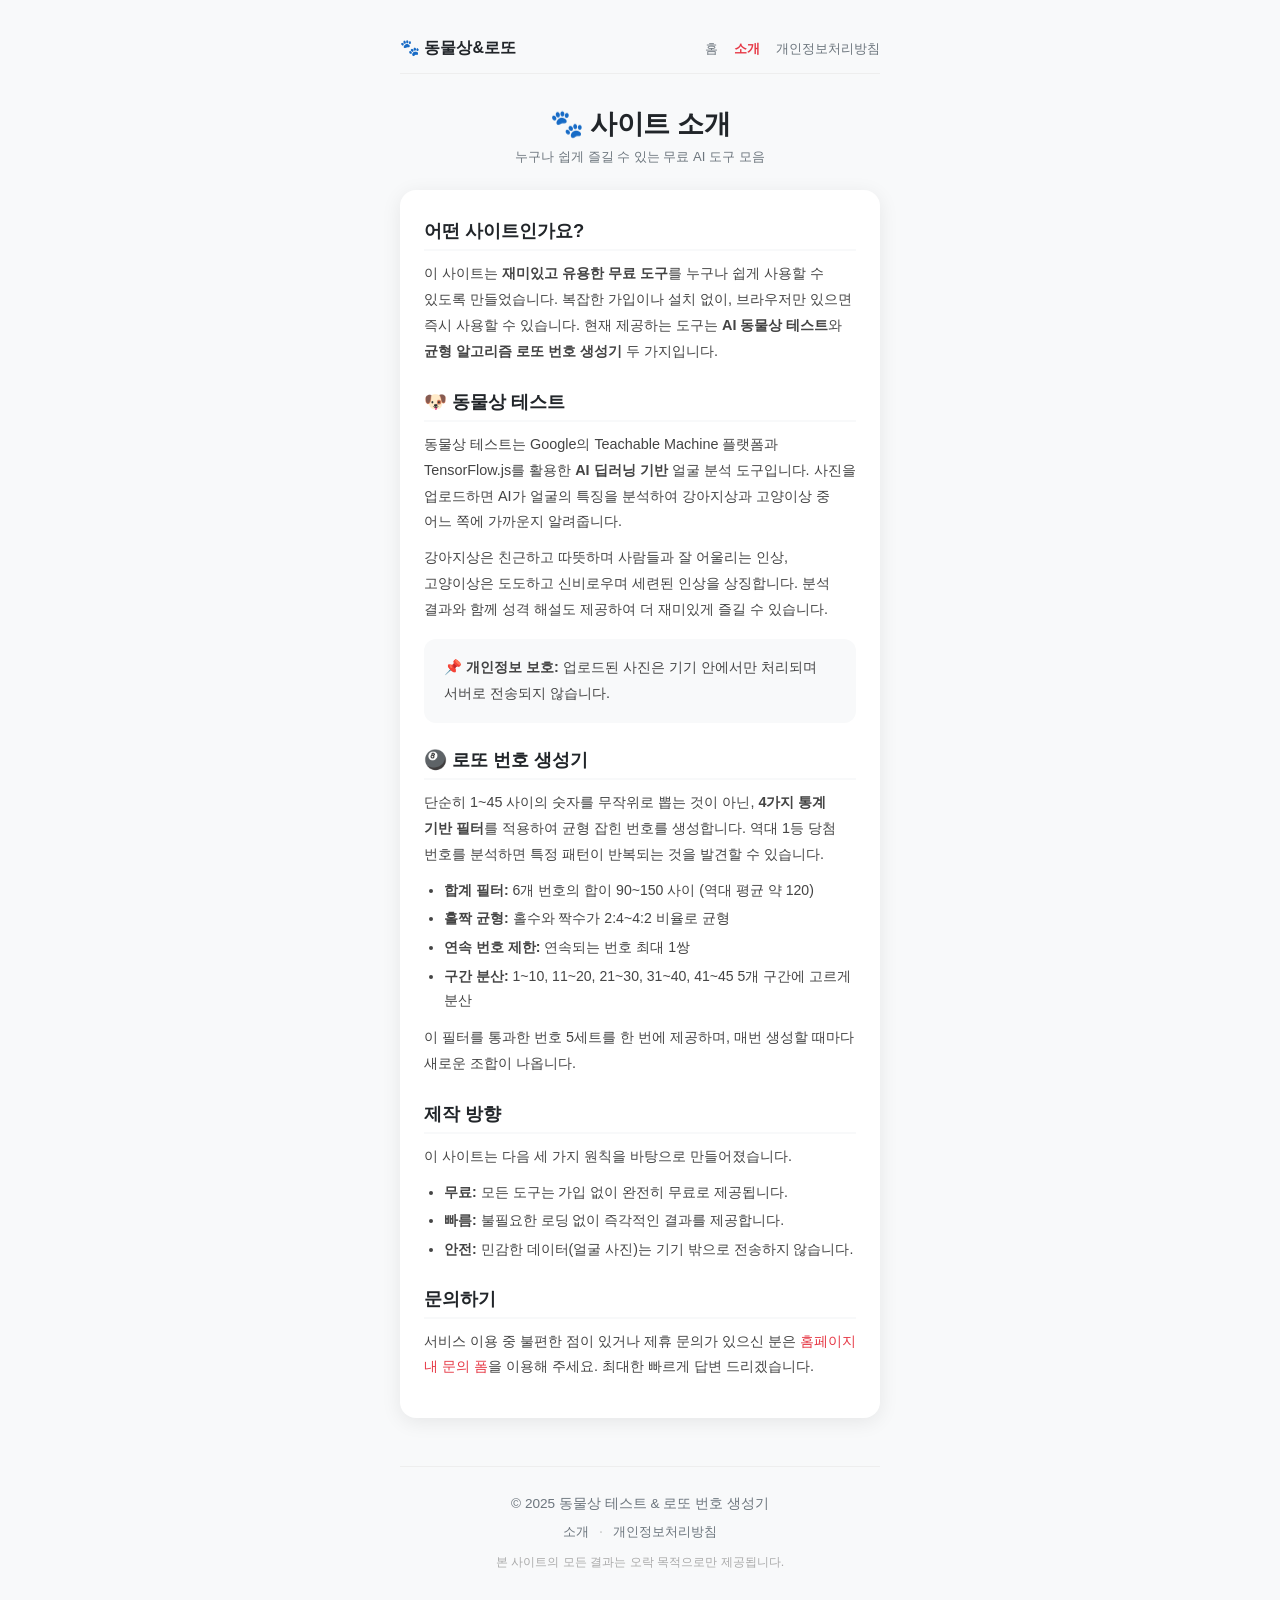
<file: about.html>
<!DOCTYPE html>
<html lang="ko">
<head>
  <meta charset="UTF-8" />
  <meta name="viewport" content="width=device-width, initial-scale=1.0" />
  <meta name="description" content="동물상 테스트 & 로또 번호 생성기 사이트 소개 — AI 기반 무료 도구를 제공하는 사이트입니다." />
  <meta property="og:url" content="https://product-builder-lecture-ag8.pages.dev/about.html" />
  <title>소개 | 동물상 테스트 & 로또 번호 생성기</title>
  <link rel="icon" href="data:image/svg+xml,<svg xmlns='http://www.w3.org/2000/svg' viewBox='0 0 100 100'><text y='.9em' font-size='90'>🐾</text></svg>" />
  <link rel="stylesheet" href="style.css" />
</head>
<body>
  <div class="container">

    <nav class="site-nav">
      <a href="index.html" class="nav-logo">🐾 동물상&amp;로또</a>
      <ul class="nav-links">
        <li><a href="index.html">홈</a></li>
        <li><a href="about.html" class="active">소개</a></li>
        <li><a href="privacy.html">개인정보처리방침</a></li>
      </ul>
    </nav>

    <div class="page-title">
      <h1>🐾 사이트 소개</h1>
      <p class="page-date">누구나 쉽게 즐길 수 있는 무료 AI 도구 모음</p>
    </div>

    <div class="page-content">

      <h2>어떤 사이트인가요?</h2>
      <p>
        이 사이트는 <strong>재미있고 유용한 무료 도구</strong>를 누구나 쉽게 사용할 수 있도록 만들었습니다.
        복잡한 가입이나 설치 없이, 브라우저만 있으면 즉시 사용할 수 있습니다.
        현재 제공하는 도구는 <strong>AI 동물상 테스트</strong>와 <strong>균형 알고리즘 로또 번호 생성기</strong>
        두 가지입니다.
      </p>

      <h2>🐶 동물상 테스트</h2>
      <p>
        동물상 테스트는 Google의 Teachable Machine 플랫폼과 TensorFlow.js를 활용한
        <strong>AI 딥러닝 기반</strong> 얼굴 분석 도구입니다. 사진을 업로드하면 AI가 얼굴의 특징을
        분석하여 강아지상과 고양이상 중 어느 쪽에 가까운지 알려줍니다.
      </p>
      <p>
        강아지상은 친근하고 따뜻하며 사람들과 잘 어울리는 인상, 고양이상은 도도하고 신비로우며
        세련된 인상을 상징합니다. 분석 결과와 함께 성격 해설도 제공하여 더 재미있게 즐길 수 있습니다.
      </p>
      <div class="info-card">
        <p>📌 <strong>개인정보 보호:</strong> 업로드된 사진은 기기 안에서만 처리되며 서버로 전송되지 않습니다.</p>
      </div>

      <h2>🎱 로또 번호 생성기</h2>
      <p>
        단순히 1~45 사이의 숫자를 무작위로 뽑는 것이 아닌, <strong>4가지 통계 기반 필터</strong>를
        적용하여 균형 잡힌 번호를 생성합니다. 역대 1등 당첨 번호를 분석하면 특정 패턴이 반복되는
        것을 발견할 수 있습니다.
      </p>
      <ul>
        <li><strong>합계 필터:</strong> 6개 번호의 합이 90~150 사이 (역대 평균 약 120)</li>
        <li><strong>홀짝 균형:</strong> 홀수와 짝수가 2:4~4:2 비율로 균형</li>
        <li><strong>연속 번호 제한:</strong> 연속되는 번호 최대 1쌍</li>
        <li><strong>구간 분산:</strong> 1~10, 11~20, 21~30, 31~40, 41~45 5개 구간에 고르게 분산</li>
      </ul>
      <p>
        이 필터를 통과한 번호 5세트를 한 번에 제공하며, 매번 생성할 때마다 새로운 조합이 나옵니다.
      </p>

      <h2>제작 방향</h2>
      <p>
        이 사이트는 다음 세 가지 원칙을 바탕으로 만들어졌습니다.
      </p>
      <ul>
        <li><strong>무료:</strong> 모든 도구는 가입 없이 완전히 무료로 제공됩니다.</li>
        <li><strong>빠름:</strong> 불필요한 로딩 없이 즉각적인 결과를 제공합니다.</li>
        <li><strong>안전:</strong> 민감한 데이터(얼굴 사진)는 기기 밖으로 전송하지 않습니다.</li>
      </ul>

      <h2>문의하기</h2>
      <p>
        서비스 이용 중 불편한 점이 있거나 제휴 문의가 있으신 분은
        <a href="index.html#inquiry">홈페이지 내 문의 폼</a>을 이용해 주세요.
        최대한 빠르게 답변 드리겠습니다.
      </p>

    </div>

    <footer>
      <p class="footer-copy">© 2025 동물상 테스트 &amp; 로또 번호 생성기</p>
      <nav class="footer-nav">
        <a href="about.html">소개</a>
        <span aria-hidden="true">·</span>
        <a href="privacy.html">개인정보처리방침</a>
      </nav>
      <p class="footer-disclaimer">본 사이트의 모든 결과는 오락 목적으로만 제공됩니다.</p>
    </footer>

  </div>
</body>
</html>
</file>
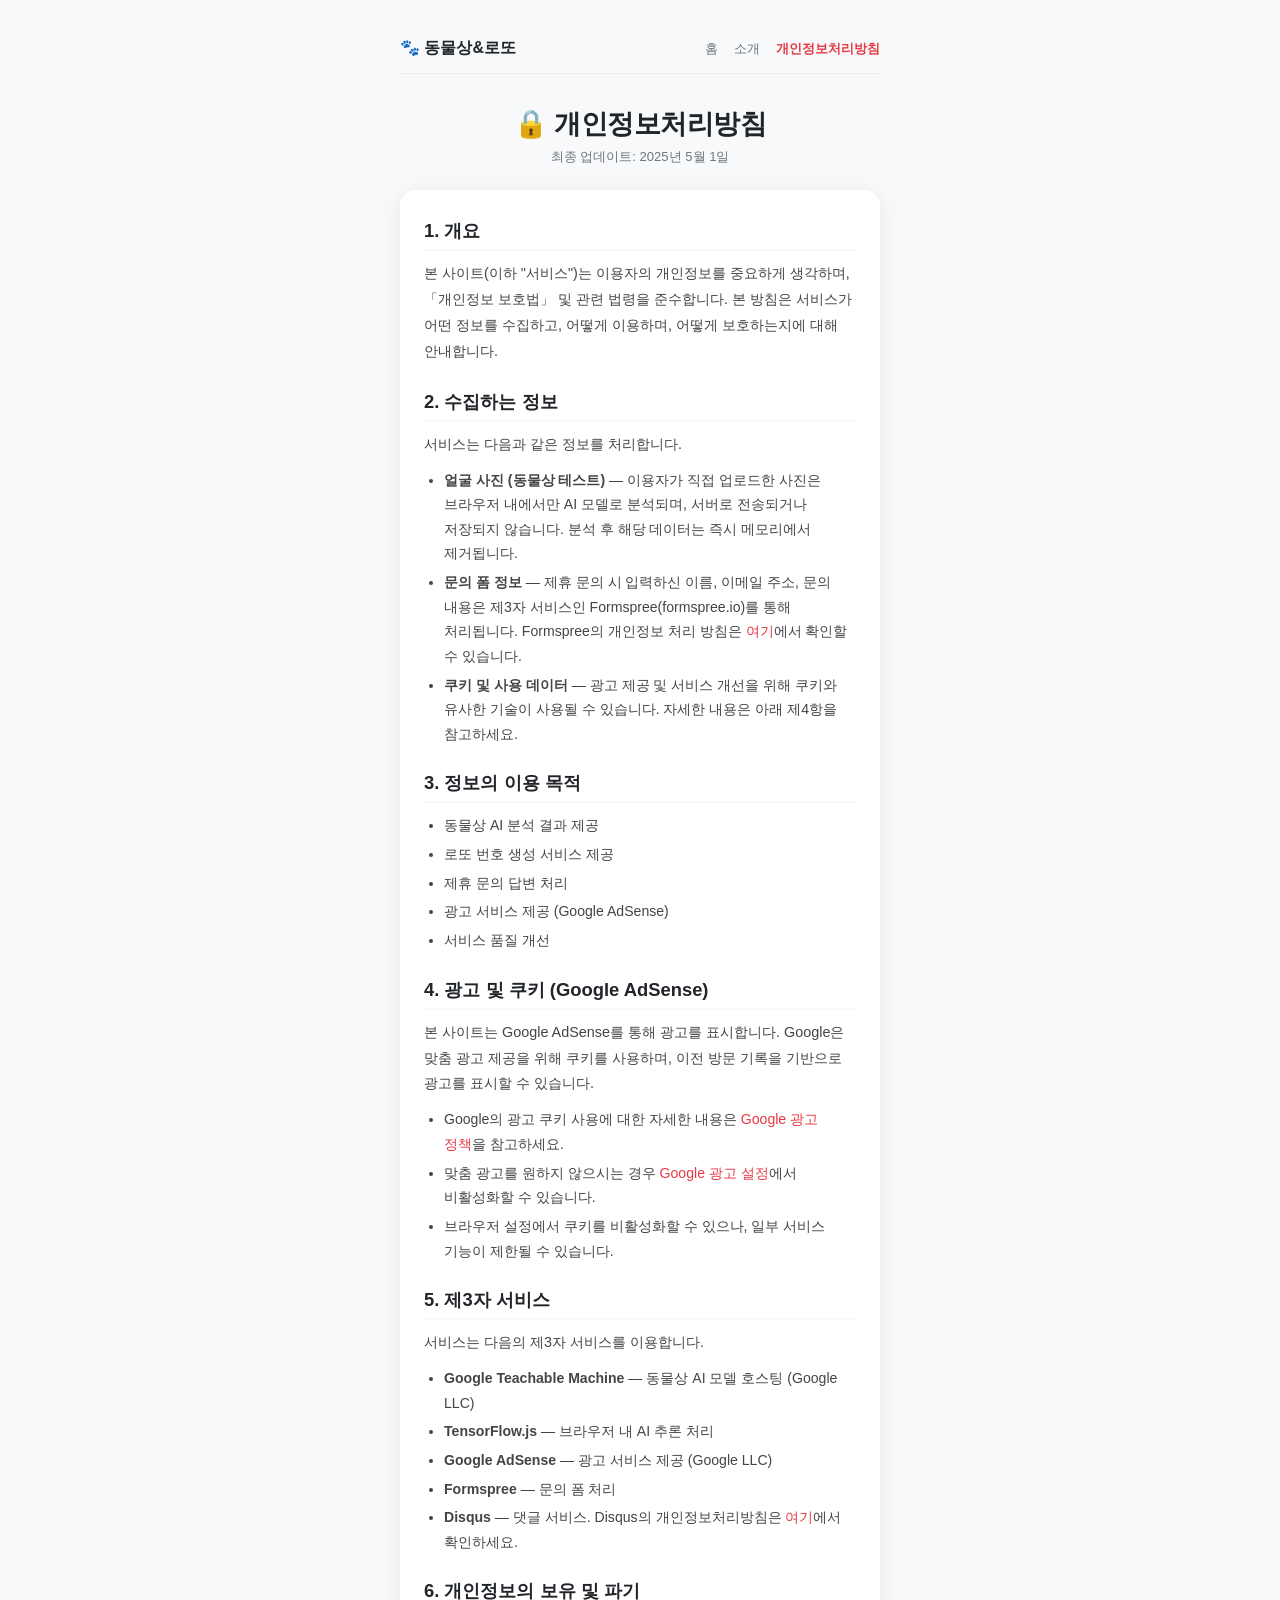
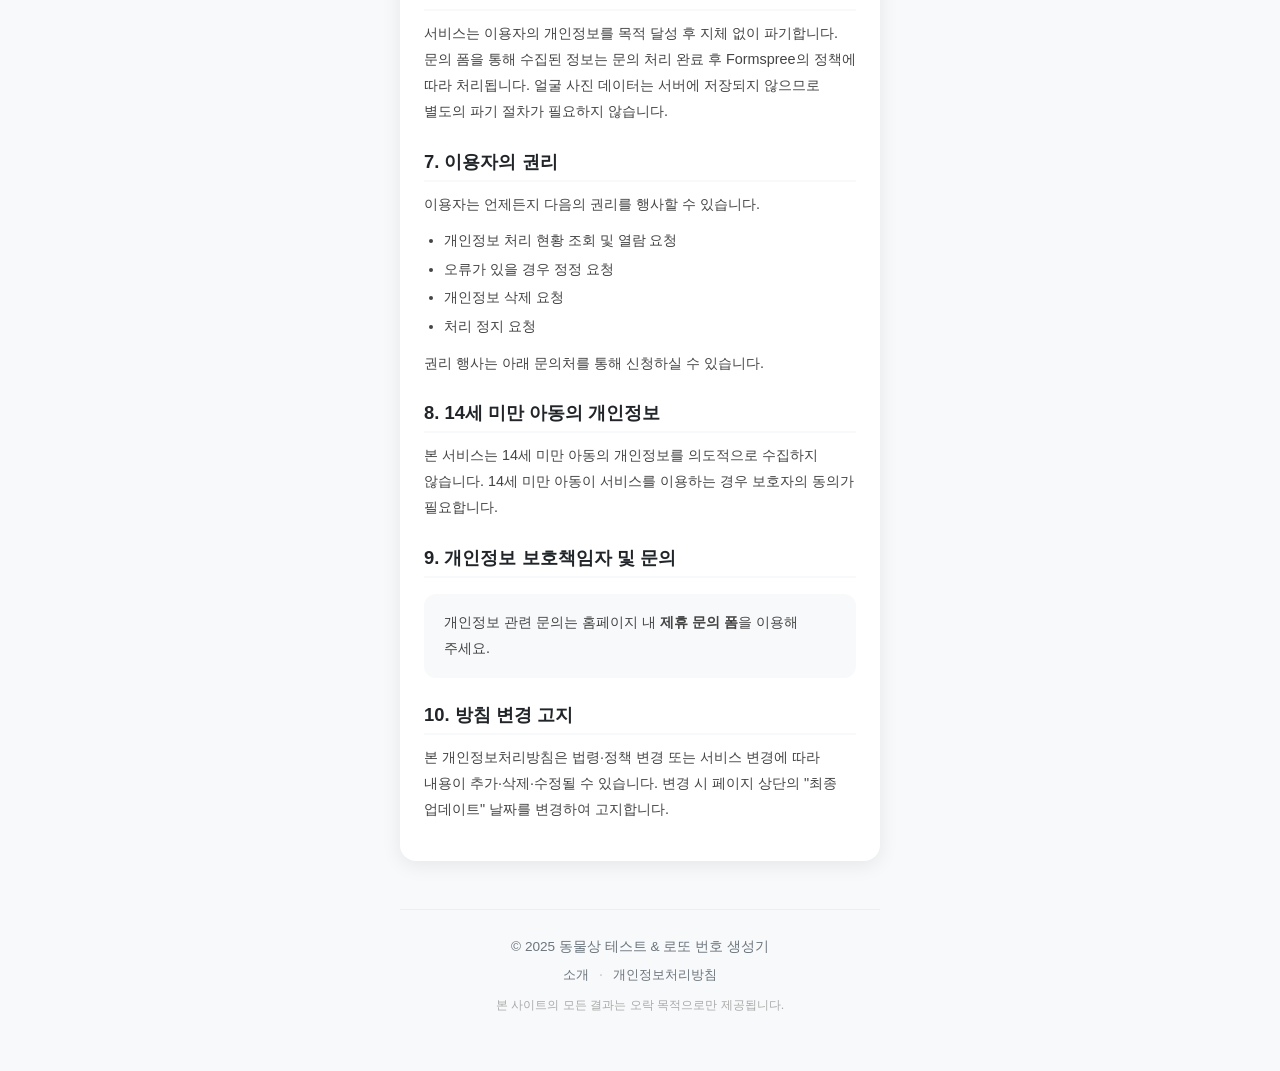
<file: privacy.html>
<!DOCTYPE html>
<html lang="ko">
<head>
  <meta charset="UTF-8" />
  <meta name="viewport" content="width=device-width, initial-scale=1.0" />
  <meta name="description" content="동물상 테스트 & 로또 번호 생성기 사이트의 개인정보처리방침입니다." />
  <meta property="og:url" content="https://product-builder-lecture-ag8.pages.dev/privacy.html" />
  <title>개인정보처리방침 | 동물상 테스트 & 로또 번호 생성기</title>
  <link rel="icon" href="data:image/svg+xml,<svg xmlns='http://www.w3.org/2000/svg' viewBox='0 0 100 100'><text y='.9em' font-size='90'>🐾</text></svg>" />
  <link rel="stylesheet" href="style.css" />
</head>
<body>
  <div class="container">

    <nav class="site-nav">
      <a href="index.html" class="nav-logo">🐾 동물상&amp;로또</a>
      <ul class="nav-links">
        <li><a href="index.html">홈</a></li>
        <li><a href="about.html">소개</a></li>
        <li><a href="privacy.html" class="active">개인정보처리방침</a></li>
      </ul>
    </nav>

    <div class="page-title">
      <h1>🔒 개인정보처리방침</h1>
      <p class="page-date">최종 업데이트: 2025년 5월 1일</p>
    </div>

    <div class="page-content">

      <h2>1. 개요</h2>
      <p>
        본 사이트(이하 "서비스")는 이용자의 개인정보를 중요하게 생각하며, 「개인정보 보호법」 및
        관련 법령을 준수합니다. 본 방침은 서비스가 어떤 정보를 수집하고, 어떻게 이용하며,
        어떻게 보호하는지에 대해 안내합니다.
      </p>

      <h2>2. 수집하는 정보</h2>
      <p>서비스는 다음과 같은 정보를 처리합니다.</p>
      <ul>
        <li>
          <strong>얼굴 사진 (동물상 테스트)</strong> — 이용자가 직접 업로드한 사진은
          브라우저 내에서만 AI 모델로 분석되며, 서버로 전송되거나 저장되지 않습니다.
          분석 후 해당 데이터는 즉시 메모리에서 제거됩니다.
        </li>
        <li>
          <strong>문의 폼 정보</strong> — 제휴 문의 시 입력하신 이름, 이메일 주소, 문의 내용은
          제3자 서비스인 Formspree(formspree.io)를 통해 처리됩니다. Formspree의 개인정보
          처리 방침은 <a href="https://formspree.io/legal/privacy-policy" target="_blank" rel="noopener">여기</a>에서 확인할 수 있습니다.
        </li>
        <li>
          <strong>쿠키 및 사용 데이터</strong> — 광고 제공 및 서비스 개선을 위해 쿠키와 유사한
          기술이 사용될 수 있습니다. 자세한 내용은 아래 제4항을 참고하세요.
        </li>
      </ul>

      <h2>3. 정보의 이용 목적</h2>
      <ul>
        <li>동물상 AI 분석 결과 제공</li>
        <li>로또 번호 생성 서비스 제공</li>
        <li>제휴 문의 답변 처리</li>
        <li>광고 서비스 제공 (Google AdSense)</li>
        <li>서비스 품질 개선</li>
      </ul>

      <h2>4. 광고 및 쿠키 (Google AdSense)</h2>
      <p>
        본 사이트는 Google AdSense를 통해 광고를 표시합니다. Google은 맞춤 광고 제공을 위해
        쿠키를 사용하며, 이전 방문 기록을 기반으로 광고를 표시할 수 있습니다.
      </p>
      <ul>
        <li>Google의 광고 쿠키 사용에 대한 자세한 내용은 <a href="https://policies.google.com/technologies/ads" target="_blank" rel="noopener">Google 광고 정책</a>을 참고하세요.</li>
        <li>맞춤 광고를 원하지 않으시는 경우 <a href="https://www.google.com/settings/ads" target="_blank" rel="noopener">Google 광고 설정</a>에서 비활성화할 수 있습니다.</li>
        <li>브라우저 설정에서 쿠키를 비활성화할 수 있으나, 일부 서비스 기능이 제한될 수 있습니다.</li>
      </ul>

      <h2>5. 제3자 서비스</h2>
      <p>서비스는 다음의 제3자 서비스를 이용합니다.</p>
      <ul>
        <li><strong>Google Teachable Machine</strong> — 동물상 AI 모델 호스팅 (Google LLC)</li>
        <li><strong>TensorFlow.js</strong> — 브라우저 내 AI 추론 처리</li>
        <li><strong>Google AdSense</strong> — 광고 서비스 제공 (Google LLC)</li>
        <li><strong>Formspree</strong> — 문의 폼 처리</li>
        <li><strong>Disqus</strong> — 댓글 서비스. Disqus의 개인정보처리방침은 <a href="https://help.disqus.com/en/articles/1717103-disqus-privacy-policy" target="_blank" rel="noopener">여기</a>에서 확인하세요.</li>
      </ul>

      <h2>6. 개인정보의 보유 및 파기</h2>
      <p>
        서비스는 이용자의 개인정보를 목적 달성 후 지체 없이 파기합니다. 문의 폼을 통해 수집된
        정보는 문의 처리 완료 후 Formspree의 정책에 따라 처리됩니다. 얼굴 사진 데이터는
        서버에 저장되지 않으므로 별도의 파기 절차가 필요하지 않습니다.
      </p>

      <h2>7. 이용자의 권리</h2>
      <p>이용자는 언제든지 다음의 권리를 행사할 수 있습니다.</p>
      <ul>
        <li>개인정보 처리 현황 조회 및 열람 요청</li>
        <li>오류가 있을 경우 정정 요청</li>
        <li>개인정보 삭제 요청</li>
        <li>처리 정지 요청</li>
      </ul>
      <p>권리 행사는 아래 문의처를 통해 신청하실 수 있습니다.</p>

      <h2>8. 14세 미만 아동의 개인정보</h2>
      <p>
        본 서비스는 14세 미만 아동의 개인정보를 의도적으로 수집하지 않습니다.
        14세 미만 아동이 서비스를 이용하는 경우 보호자의 동의가 필요합니다.
      </p>

      <h2>9. 개인정보 보호책임자 및 문의</h2>
      <div class="info-card">
        <p>개인정보 관련 문의는 홈페이지 내 <strong>제휴 문의 폼</strong>을 이용해 주세요.</p>
      </div>

      <h2>10. 방침 변경 고지</h2>
      <p>
        본 개인정보처리방침은 법령·정책 변경 또는 서비스 변경에 따라 내용이 추가·삭제·수정될
        수 있습니다. 변경 시 페이지 상단의 "최종 업데이트" 날짜를 변경하여 고지합니다.
      </p>

    </div>

    <footer>
      <p class="footer-copy">© 2025 동물상 테스트 &amp; 로또 번호 생성기</p>
      <nav class="footer-nav">
        <a href="about.html">소개</a>
        <span aria-hidden="true">·</span>
        <a href="privacy.html">개인정보처리방침</a>
      </nav>
      <p class="footer-disclaimer">본 사이트의 모든 결과는 오락 목적으로만 제공됩니다.</p>
    </footer>

  </div>
</body>
</html>
</file>
<file: style.css>
*, *::before, *::after {
  box-sizing: border-box;
  margin: 0;
  padding: 0;
}

:root {
  --primary: #e63946;
  --primary-dark: #c1121f;
  --bg: #f8f9fa;
  --card-bg: #ffffff;
  --text: #212529;
  --muted: #6c757d;
  --radius: 16px;
  --shadow: 0 4px 20px rgba(0, 0, 0, 0.08);
}

body {
  font-family: -apple-system, BlinkMacSystemFont, 'Segoe UI', Roboto, sans-serif;
  background: var(--bg);
  color: var(--text);
  min-height: 100vh;
  display: flex;
  align-items: flex-start;
  justify-content: center;
  padding: 24px 16px 40px;
}

.container {
  width: 100%;
  max-width: 480px;
}

header {
  text-align: center;
  margin-bottom: 32px;
}

h1 {
  font-size: clamp(1.6rem, 5vw, 2rem);
  font-weight: 800;
  letter-spacing: -0.5px;
  color: var(--text);
}

.subtitle {
  margin-top: 6px;
  font-size: 0.9rem;
  color: var(--muted);
}

.btn-generate {
  display: block;
  width: 100%;
  padding: 18px;
  background: var(--primary);
  color: #fff;
  border: none;
  border-radius: var(--radius);
  font-size: 1.1rem;
  font-weight: 700;
  cursor: pointer;
  transition: background 0.2s, transform 0.1s;
  box-shadow: 0 4px 14px rgba(230, 57, 70, 0.4);
}

.btn-generate:hover {
  background: var(--primary-dark);
}

.btn-generate:active {
  transform: scale(0.98);
}

.hidden {
  display: none;
}

.results {
  margin-top: 28px;
}

.set-card {
  background: var(--card-bg);
  border-radius: var(--radius);
  box-shadow: var(--shadow);
  padding: 20px;
  margin-bottom: 16px;
  animation: slideUp 0.3s ease both;
}

.set-card:nth-child(1) { animation-delay: 0.05s; }
.set-card:nth-child(2) { animation-delay: 0.10s; }
.set-card:nth-child(3) { animation-delay: 0.15s; }
.set-card:nth-child(4) { animation-delay: 0.20s; }
.set-card:nth-child(5) { animation-delay: 0.25s; }

@keyframes slideUp {
  from { opacity: 0; transform: translateY(16px); }
  to   { opacity: 1; transform: translateY(0); }
}

.set-label {
  font-size: 0.78rem;
  font-weight: 700;
  color: var(--primary);
  text-transform: uppercase;
  letter-spacing: 1px;
  margin-bottom: 14px;
}

.balls {
  display: flex;
  flex-wrap: wrap;
  gap: 10px;
}

.ball {
  width: 48px;
  height: 48px;
  border-radius: 50%;
  display: flex;
  align-items: center;
  justify-content: center;
  font-weight: 800;
  font-size: 1rem;
  color: #fff;
  flex-shrink: 0;
}

/* 로또 번호대별 색상 */
.ball.r1  { background: #f4a628; } /* 1-10  노랑 */
.ball.r2  { background: #4b89dc; } /* 11-20 파랑 */
.ball.r3  { background: #e63946; } /* 21-30 빨강 */
.ball.r4  { background: #666;    } /* 31-40 회색 */
.ball.r5  { background: #5cb85c; } /* 41-45 초록 */

.set-meta {
  margin-top: 12px;
  font-size: 0.78rem;
  color: var(--muted);
  display: flex;
  gap: 12px;
  flex-wrap: wrap;
}

.btn-regenerate {
  display: block;
  width: 100%;
  margin-top: 8px;
  padding: 14px;
  background: transparent;
  color: var(--primary);
  border: 2px solid var(--primary);
  border-radius: var(--radius);
  font-size: 1rem;
  font-weight: 700;
  cursor: pointer;
  transition: background 0.2s, color 0.2s;
}

.btn-regenerate:hover {
  background: var(--primary);
  color: #fff;
}

/* (footer styles moved to new footer block above) */

/* ===== 네비게이션 ===== */
.site-nav {
  display: flex;
  align-items: center;
  justify-content: space-between;
  padding: 14px 0;
  margin-bottom: 8px;
  border-bottom: 1px solid #eee;
}
.nav-logo {
  font-weight: 800;
  font-size: 1rem;
  color: var(--text);
  text-decoration: none;
}
.nav-links {
  display: flex;
  list-style: none;
  gap: 16px;
}
.nav-links a {
  font-size: 0.82rem;
  color: var(--muted);
  text-decoration: none;
  transition: color 0.2s;
}
.nav-links a:hover,
.nav-links a.active {
  color: var(--primary);
  font-weight: 600;
}

/* ===== 툴 헤더 & 소개박스 ===== */
.tool-header {
  text-align: center;
  margin: 32px 0 16px;
}
.tool-intro-box {
  background: var(--card-bg);
  border-radius: var(--radius);
  padding: 24px;
  margin-bottom: 20px;
  box-shadow: var(--shadow);
}
.tool-desc {
  font-size: 0.93rem;
  line-height: 1.75;
  color: var(--text);
  margin-bottom: 16px;
  word-break: keep-all;
}
.feature-grid {
  display: grid;
  grid-template-columns: 1fr 1fr;
  gap: 8px;
}
.feature-item {
  background: var(--bg);
  border-radius: 8px;
  padding: 10px 12px;
  font-size: 0.82rem;
  color: var(--text);
  font-weight: 500;
}
.algorithm-grid {
  display: grid;
  grid-template-columns: 1fr 1fr;
  gap: 10px;
  margin-top: 16px;
}
.algo-card {
  background: var(--bg);
  border-radius: 10px;
  padding: 14px;
}
.algo-card strong {
  display: block;
  font-size: 0.83rem;
  margin-bottom: 4px;
  color: var(--primary);
}
.algo-card p {
  font-size: 0.8rem;
  color: var(--muted);
  line-height: 1.4;
  margin: 0;
}

/* ===== 동물상 테스트 ===== */
.animal-test-section {
  padding: 32px 20px;
  background: var(--card-bg);
  border-radius: var(--radius);
  box-shadow: var(--shadow);
  text-align: center;
}
.upload-area {
  margin: 0 0 24px;
  padding: 40px;
  border: 2px dashed #ddd;
  border-radius: var(--radius);
  cursor: pointer;
  transition: all 0.2s;
  background: #fafafa;
  position: relative;
}
.upload-area:hover {
  border-color: var(--primary);
  background: #fff5f5;
}
.btn-select-photo {
  display: inline-block;
  margin-top: 12px;
  padding: 10px 20px;
  background: var(--text);
  color: #fff;
  border-radius: 8px;
  font-weight: 600;
  font-size: 0.9rem;
}
#image-preview {
  max-width: 100%;
  max-height: 300px;
  border-radius: 8px;
  display: none;
  margin: 0 auto 20px;
}
.result-message {
  font-size: 1.5rem;
  font-weight: 800;
  margin-top: 20px;
  color: var(--primary);
  line-height: 1.4;
}
.result-explain {
  font-size: 1rem;
  color: var(--text);
  margin-top: 12px;
  padding: 16px;
  background: #f0f0f0;
  border-radius: 12px;
  line-height: 1.6;
  word-break: keep-all;
  display: none;
}
.model-status {
  font-size: 0.8rem;
  color: var(--muted);
  margin: 8px 0 16px;
  text-align: center;
}
.loading-spinner {
  display: none;
  margin: 20px auto;
  width: 40px;
  height: 40px;
  border: 4px solid #f3f3f3;
  border-top: 4px solid var(--primary);
  border-radius: 50%;
  animation: spin 1s linear infinite;
}
@keyframes spin {
  0% { transform: rotate(0deg); }
  100% { transform: rotate(360deg); }
}

/* ===== 팁 박스 ===== */
.tips-box {
  background: #fff8e1;
  border-left: 4px solid #ffc107;
  border-radius: 0 12px 12px 0;
  padding: 20px;
  margin: 20px 0;
}
.tips-box h3 {
  font-size: 0.93rem;
  font-weight: 700;
  margin-bottom: 10px;
}
.tips-box ul {
  list-style: none;
  padding: 0;
  margin: 0;
}
.tips-box ul li {
  font-size: 0.87rem;
  color: var(--text);
  line-height: 1.65;
  padding: 2px 0;
  word-break: keep-all;
}
.tips-box ul li::before {
  content: "• ";
  color: #ffc107;
  font-weight: 700;
}

/* ===== 섹션 구분선 ===== */
.section-divider {
  margin: 48px 0;
  border: 0;
  border-top: 1px solid #ddd;
}

/* ===== FAQ ===== */
.faq-section {
  margin: 28px 0;
  background: var(--card-bg);
  border-radius: var(--radius);
  padding: 24px;
  box-shadow: var(--shadow);
}
.faq-section h3 {
  font-size: 1.05rem;
  font-weight: 700;
  margin-bottom: 16px;
}
.faq-item {
  border-top: 1px solid #f0f0f0;
  padding: 14px 0;
}
.faq-item:first-of-type {
  border-top: none;
  padding-top: 0;
}
.faq-q {
  font-size: 0.9rem;
  font-weight: 700;
  color: var(--text);
  margin-bottom: 6px;
}
.faq-a {
  font-size: 0.87rem;
  color: var(--muted);
  line-height: 1.65;
  word-break: keep-all;
  margin: 0;
}

/* ===== 댓글 ===== */
.comments-section {
  margin-top: 48px;
  padding-top: 32px;
  border-top: 1px solid #ddd;
}
.comments-section h3 {
  text-align: center;
  margin-bottom: 24px;
}

/* ===== 푸터 ===== */
footer {
  text-align: center;
  margin-top: 48px;
  padding: 28px 0 16px;
  border-top: 1px solid #eee;
}
.footer-copy {
  font-size: 0.85rem;
  color: var(--muted);
  margin-bottom: 10px;
}
.footer-nav {
  display: flex;
  justify-content: center;
  align-items: center;
  gap: 10px;
  margin-bottom: 12px;
}
.footer-nav a {
  font-size: 0.82rem;
  color: var(--muted);
  text-decoration: none;
}
.footer-nav a:hover { color: var(--primary); }
.footer-nav span { color: #ccc; }
.footer-disclaimer {
  font-size: 0.78rem;
  color: #aaa;
  line-height: 1.5;
  word-break: keep-all;
}

/* ===== about/privacy 페이지 공통 ===== */
.page-title {
  text-align: center;
  margin: 32px 0 24px;
}
.page-title h1 { font-size: 1.7rem; }
.page-date {
  text-align: center;
  font-size: 0.82rem;
  color: var(--muted);
  margin-top: 6px;
}
.page-content {
  background: var(--card-bg);
  border-radius: var(--radius);
  padding: 28px 24px;
  box-shadow: var(--shadow);
  margin-bottom: 24px;
}
.page-content h2 {
  font-size: 1.15rem;
  font-weight: 700;
  margin: 24px 0 10px;
  color: var(--text);
  padding-bottom: 6px;
  border-bottom: 2px solid var(--bg);
}
.page-content h2:first-child { margin-top: 0; }
.page-content p {
  font-size: 0.9rem;
  line-height: 1.8;
  color: #444;
  margin-bottom: 10px;
  word-break: keep-all;
}
.page-content ul,
.page-content ol {
  padding-left: 20px;
  margin: 8px 0 12px;
}
.page-content li {
  font-size: 0.88rem;
  line-height: 1.75;
  color: #444;
  margin-bottom: 4px;
  word-break: keep-all;
}
.page-content a {
  color: var(--primary);
  text-decoration: none;
}
.page-content a:hover { text-decoration: underline; }
.info-card {
  background: var(--bg);
  border-radius: 12px;
  padding: 16px 20px;
  margin: 16px 0;
}
.info-card p { margin: 0; }

/* ===== 제휴 문의 섹션 스타일 ===== */
.inquiry-section {
  margin-top: 48px;
  padding-top: 32px;
  border-top: 1px solid #ddd;
}

.inquiry-section h3 {
  font-size: 1.3rem;
  margin-bottom: 8px;
  text-align: center;
}

.inquiry-desc {
  font-size: 0.9rem;
  color: var(--muted);
  text-align: center;
  margin-bottom: 24px;
}

.inquiry-form {
  background: var(--card-bg);
  padding: 24px;
  border-radius: var(--radius);
  box-shadow: var(--shadow);
}

.form-group {
  margin-bottom: 16px;
}

.form-group label {
  display: block;
  font-size: 0.85rem;
  font-weight: 600;
  margin-bottom: 6px;
  color: var(--text);
}

.form-group input,
.form-group textarea {
  width: 100%;
  padding: 12px;
  border: 1px solid #ddd;
  border-radius: 8px;
  font-family: inherit;
  font-size: 0.95rem;
  transition: border-color 0.2s;
}

.form-group input:focus,
.form-group textarea:focus {
  outline: none;
  border-color: var(--primary);
}

.btn-submit {
  width: 100%;
  padding: 14px;
  background: var(--text);
  color: #fff;
  border: none;
  border-radius: var(--radius);
  font-size: 1rem;
  font-weight: 700;
  cursor: pointer;
  transition: opacity 0.2s;
}

.btn-submit:hover {
  opacity: 0.9;
}
</file>
